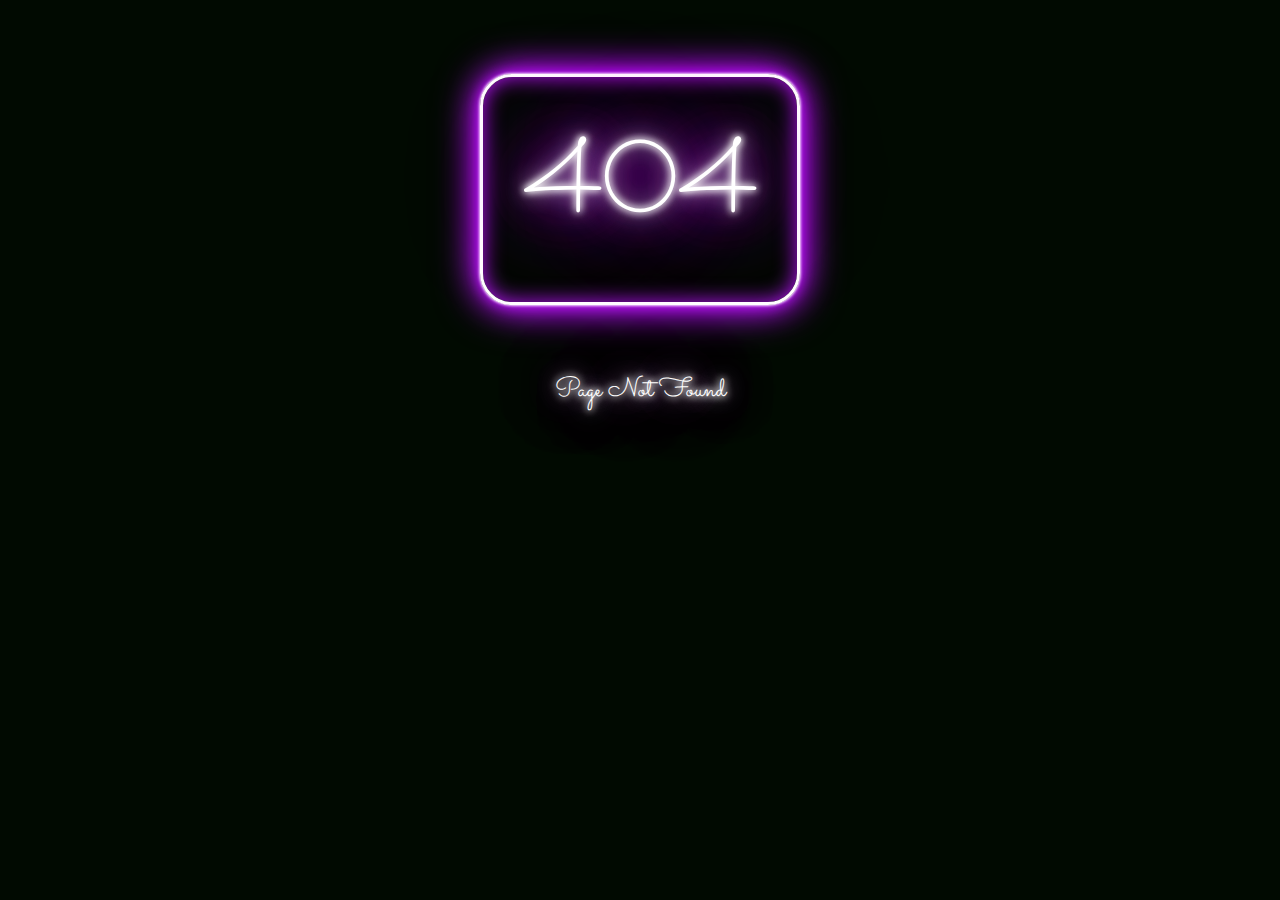
<file: neon_lights/index.html>
<!DOCTYPE html>
<html lang="en">
  <head>
    <meta charset="UTF-8" />
    <meta http-equiv="X-UA-Compatible" content="IE=edge" />
    <meta name="viewport" content="width=device-width, initial-scale=1.0" />
    <link
      href="https://fonts.googleapis.com/css?family=Vibur:400"
      rel="stylesheet"
      type="text/css"
    />
    <link
      href="https://fonts.googleapis.com/css?family=Yellowtail:400"
      rel="stylesheet"
      type="text/css"
    />
    <link
      href="https://fonts.googleapis.com/css?family=Sacramento:400"
      rel="stylesheet"
      type="text/css"
    />
    <link rel="stylesheet" href="border_neon_style.css" />
    <title>Neon Lights</title>
  </head>
  <body>
    <div class="container">
      <h1 class="neonText">404</h1>
      <h2 class="neonText">Page Not Found</h2>
    </div>
  </body>
</html>
</file>
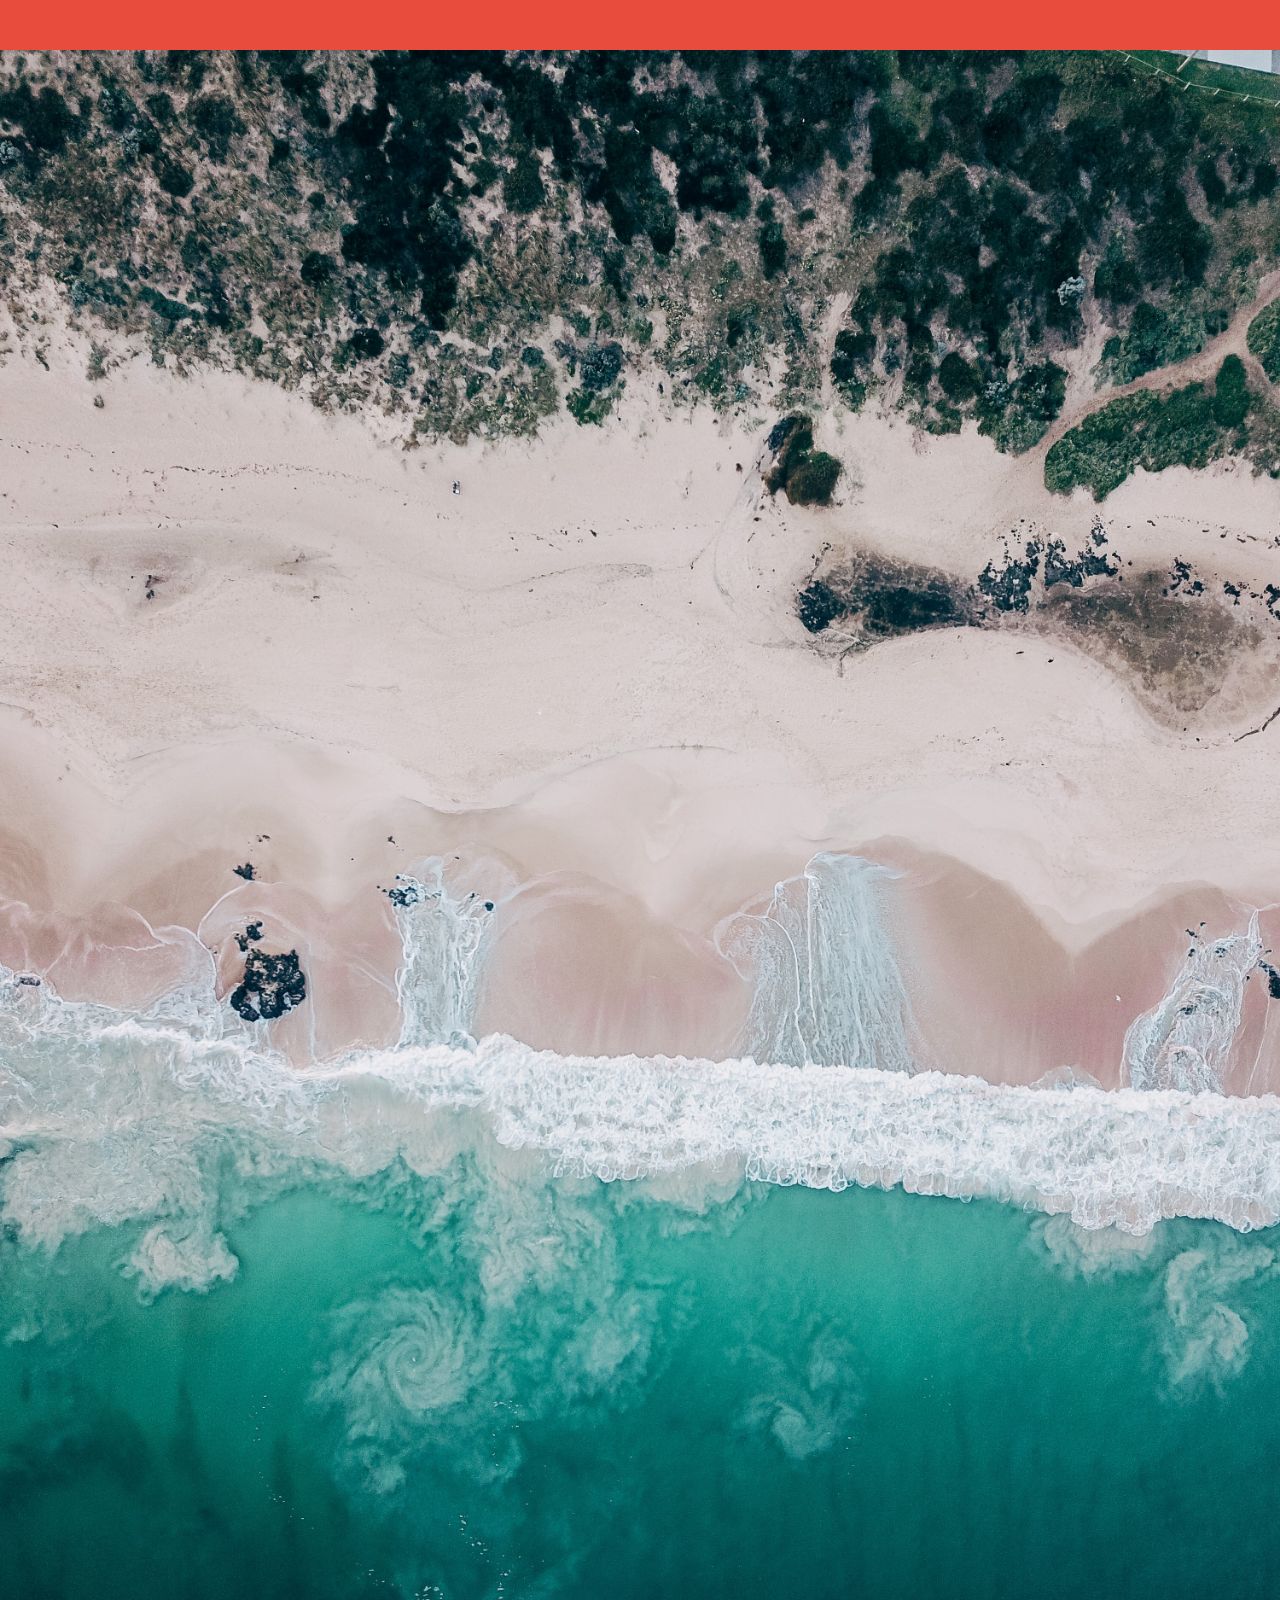
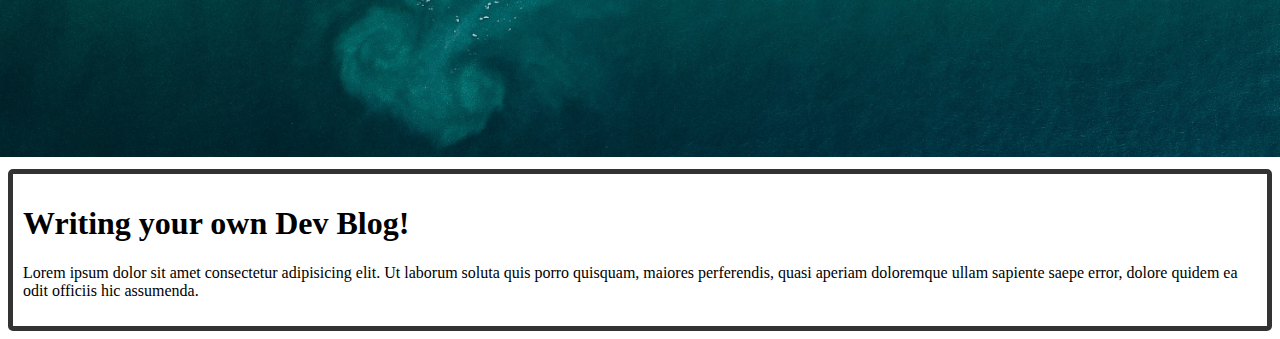
<file: skip_links/one_skip_link/index.html>
<!DOCTYPE html>
<html lang="en">
<head>
    <meta charset="UTF-8">
    <meta http-equiv="X-UA-Compatible" content="IE=edge">
    <meta name="viewport" content="width=device-width, initial-scale=1.0">
    <link rel="stylesheet" href="skip_link_style.css">
    <title>Skip Links</title>
</head>
<body>
    <header>
        <div>
            <a href="#main" class="skip-to-content-link">Skip to content</a>
        <div>
        <div id="noise">
        </div>
    </header>
    <img src="../media/images/beach.jpg" alt="beach.jpg is distracting content for testing skip-links">
    <main id="main">
        <div class="panel">
            <h1>Writing your own Dev Blog!</h1>
            <p>Lorem ipsum dolor sit amet consectetur adipisicing elit. Ut laborum soluta quis porro quisquam, maiores perferendis, quasi aperiam doloremque ullam sapiente saepe error, dolore quidem ea odit officiis hic assumenda.</p>
        </div>
    </main>
</body>
</html>
</file>
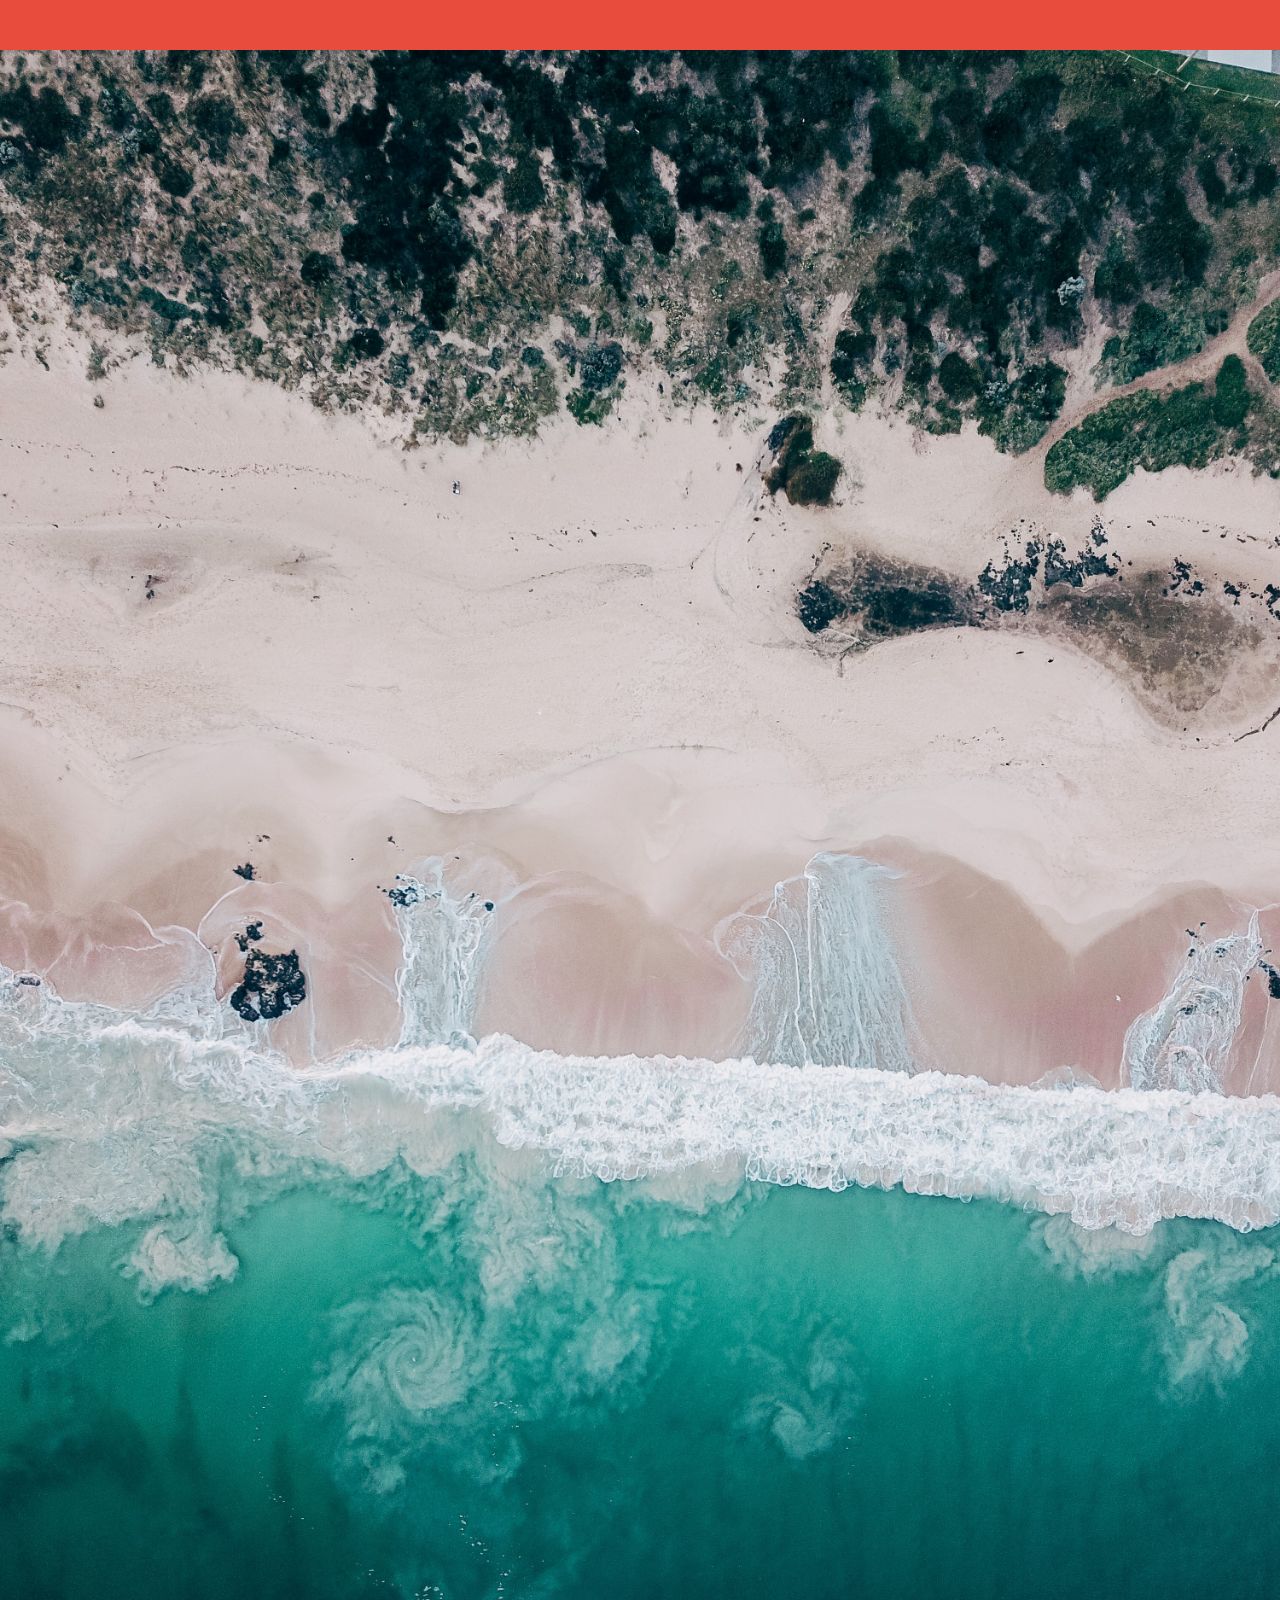
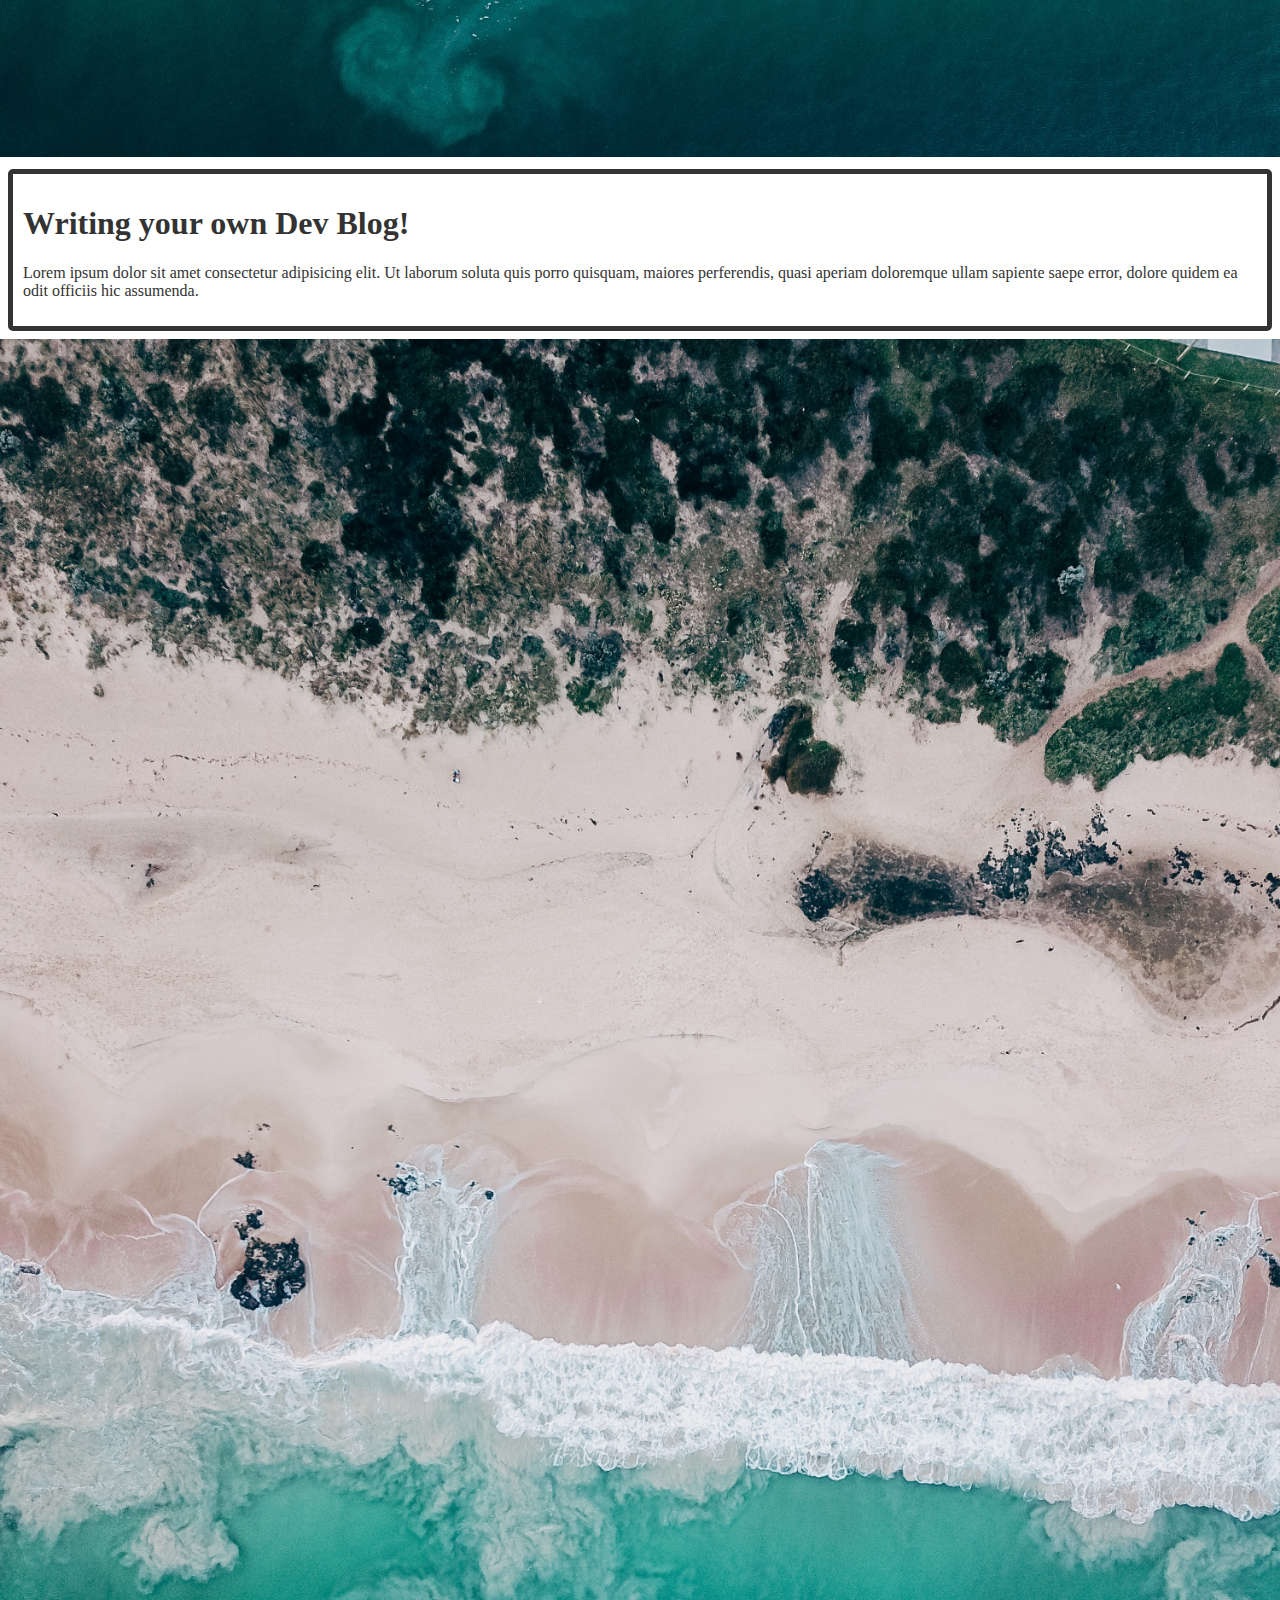
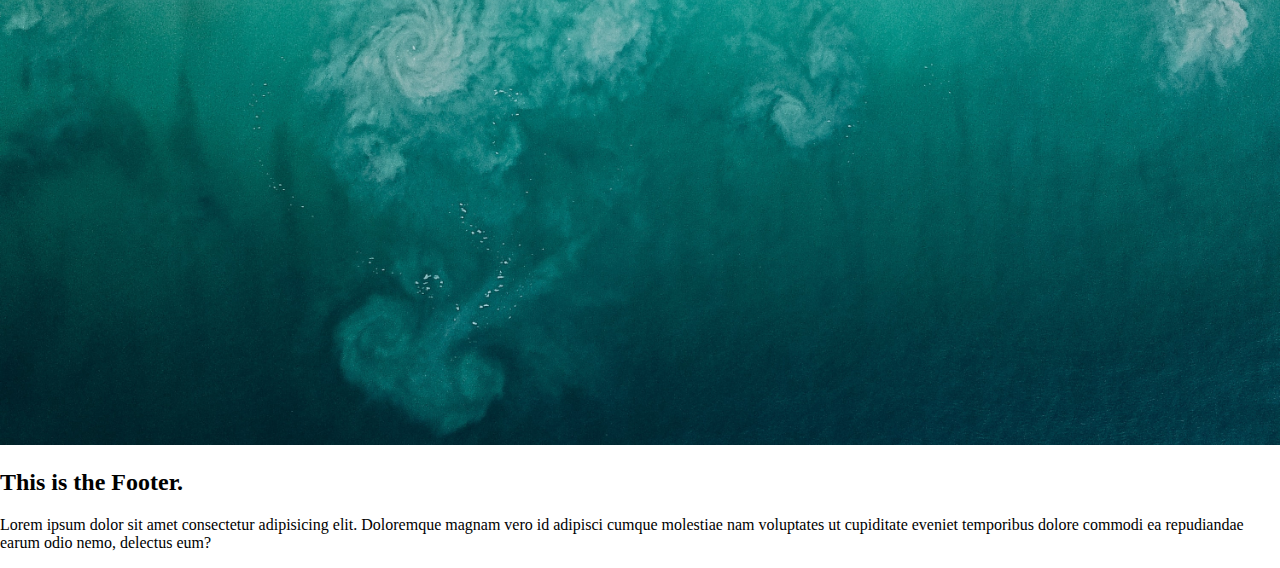
<file: skip_links/two_skip_links/index.html>
<!DOCTYPE html>
<html lang="en">
<head>
    <meta charset="UTF-8">
    <meta http-equiv="X-UA-Compatible" content="IE=edge">
    <meta name="viewport" content="width=device-width, initial-scale=1.0">
    <link rel="stylesheet" href="skip_link_style.css">
    <title>Skip Links</title>
</head>
<body>
    <header>
        <div class="skip-link">
            Skip to <a href="#main">content</a> or <a href="#footer">footer</a>
        </div>
        <div id="noise">
        </div>
    </header>
    <img src="../media/images/beach.jpg" alt="beach.jpg is distracting content for testing skip-links">
    <main id="main">
        <div class="panel">
            <h1>Writing your own Dev Blog!</h1>
            <p>Lorem ipsum dolor sit amet consectetur adipisicing elit. Ut laborum soluta quis porro quisquam, maiores perferendis, quasi aperiam doloremque ullam sapiente saepe error, dolore quidem ea odit officiis hic assumenda.</p>
        </div>
    </main>
    <img src="../media/images/beach.jpg" alt="beach.jpg is distracting content for testing skip-links">
    <footer id="footer">
        <h2>This is the Footer.</h2>
        <p>Lorem ipsum dolor sit amet consectetur adipisicing elit. Doloremque magnam vero id adipisci cumque molestiae nam voluptates ut cupiditate eveniet temporibus dolore commodi ea repudiandae earum odio nemo, delectus eum?</p>
    </footer>
</body>
</html>
</file>
<file: neon_lights/border_neon_style.css>
.neonText {
  color: #fff;
  text-shadow: 0 0 7px #fff, 0 0 10px #fff, 0 0 21px #fff, 0 0 42px #bc13fe,
    0 0 82px #bc13fe, 0 0 92px #bc13fe, 0 0 102px #bc13fe, 0 0 151px #bc13fe;
}

body {
  font-size: 18px;
  font-family: "Sacramento", sans-serif;
  background-color: #010a01;
  display: flex;
  justify-content: center;
  align-items: center;
}

h1,
h2 {
  text-align: center;
  font-weight: 400;
}

h1 {
  font-size: 6.2rem;
  animation: pulsate 1.5s infinite alternate;
  border: 0.2rem solid #fff;
  border-radius: 2rem;
  padding: 0.4em;
  box-shadow: 0 0 0.2rem #fff, 0 0 0.2rem #fff, 0 0 2rem #bc13fe,
    0 0 0.8rem #bc13fe, 0 0 2.8rem #bc13fe, inset 0 0 1.3rem #bc13fe;
}

@media screen and (prefers-reduced-motion) {
  h1 {
    animation: none;
  }
}

@keyframes pulsate {
  100% {
    text-shadow: 0 0 4px #fff, 0 0 11px #fff, 0 0 19px #fff, 0 0 40px #bc13fe,
      0 0 80px #bc13fe, 0 0 90px #bc13fe, 0 0 100px #bc13fe, 0 0 150px #bc13fe;
  }

  0% {
    text-shadow: 0 0 2px #fff, 0 0 4px #fff, 0 0 6px #fff, 0 0 10px #bc13fe,
      0 0 45px #bc13fe, 0 0 55px #bc13fe, 0 0 70px #bc13fe, 0 0 80px #bc13fe;
  }
}
</file>
<file: skip_links/one_skip_link/skip_link_style.css>
a {
    color: #333;
    text-decoration: none;
}
a.skip-to-content-link {
  background-color: #e77e23;
  height: 30px;
  left: 50%;
  padding: 8px;
  font-weight: 700;
  position: absolute;
  transform: translateY(-100%);
  transition: transform 0.3s;
}

a.skip-to-content-link:focus {
  transform: translateY(0%);
}

body {
  margin: 0;
}

* {
  box-sizing: border-box;
}

div#noise {
  height: 50px;
  background: #e84c3d;
}

div.panel {
    margin: 8px;
    padding: 10px;
    border: 5px solid #333;
    border-radius: 5px;
}

img {
    width: 100%;
}
</file>
<file: skip_links/two_skip_links/skip_link_style.css>
div {
  color: #333;
}
div.skip-link {
  text-decoration: none;
  background-color: #e77e23;
  height: 35px;
  left: 50%;
  padding: 8px;
  font-weight: 700;
  position: absolute;
  transform: translateY(-100%);
  transition: transform 0.3s;
  border-radius: 5px;
}

div.skip-link a {
  text-decoration: none;
  color: white;
}

div.skip-link:focus-within {
  transform: translateY(0%);
}

body {
  margin: 0;
}

* {
  box-sizing: border-box;
}

div#noise {
  height: 50px;
  background: #e84c3d;
  width: 100%;
}

div.panel {
  margin: 8px;
  padding: 10px;
  border: 5px solid #333;
  border-radius: 5px;
}

img {
  width: 100%;
}
</file>
